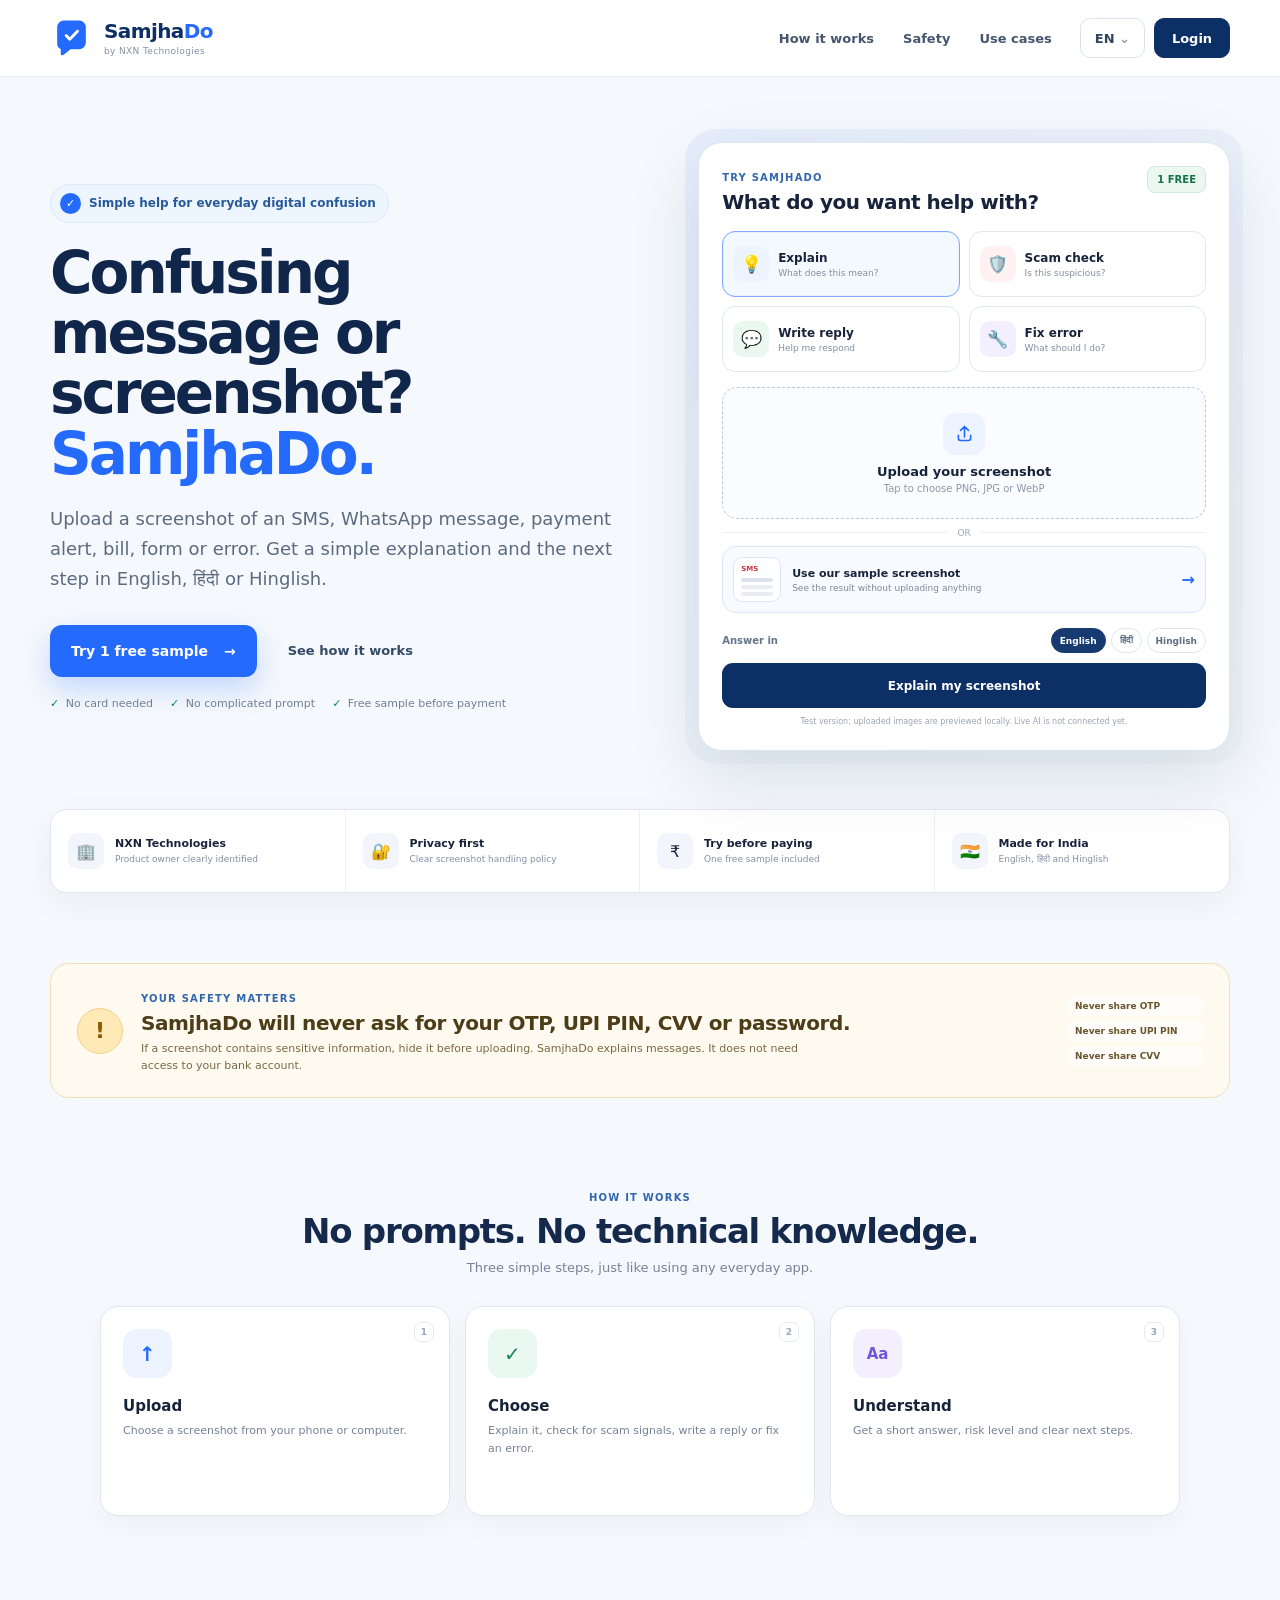
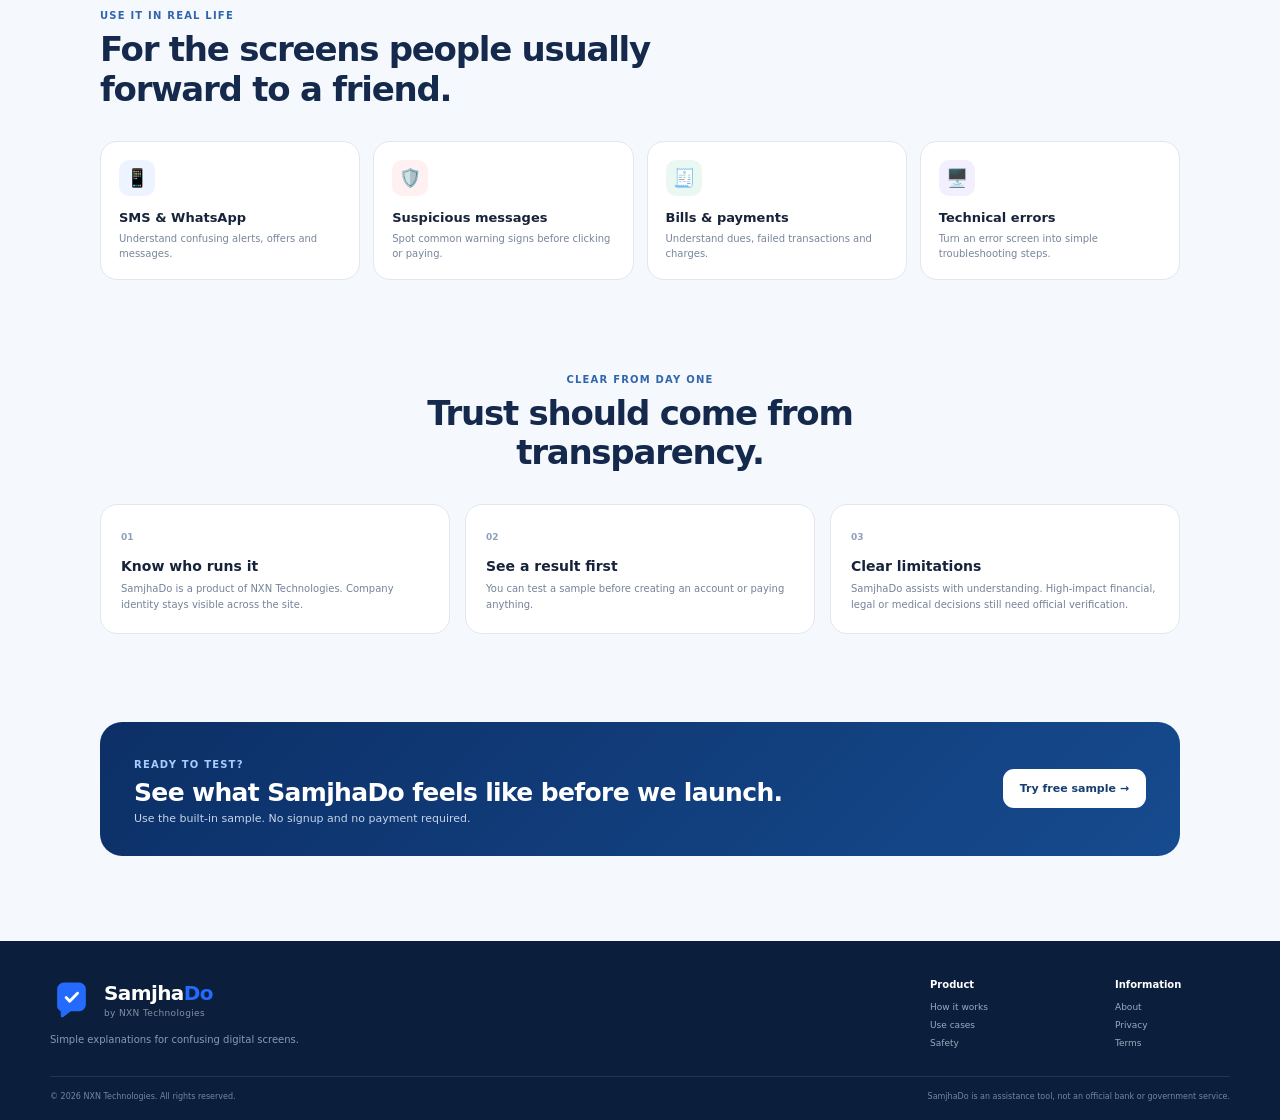
<file: index.html>
<!DOCTYPE html>
<html lang="en">
<head>
  <meta charset="UTF-8" />
  <meta name="viewport" content="width=device-width, initial-scale=1.0" />
  <meta name="description" content="SamjhaDo helps you understand confusing screenshots, messages, payment alerts, bills, forms and technical errors in simple language." />
  <meta name="theme-color" content="#0c2f66" />
  <title>SamjhaDo | Screenshot bhejo. Simple answer pao.</title>
  <link rel="stylesheet" href="assets/css/style.css" />
</head>

<body>
  <header class="site-header">
    <div class="nav-wrap">
      <a href="index.html" class="brand" aria-label="SamjhaDo home">
        <span class="brand-icon" aria-hidden="true">
          <svg viewBox="0 0 48 48" role="img">
            <path d="M8 11.5A7.5 7.5 0 0 1 15.5 4h17A7.5 7.5 0 0 1 40 11.5v17a7.5 7.5 0 0 1-7.5 7.5H23l-8.1 6.3c-1.15.9-2.9.08-2.9-1.38V36A7.5 7.5 0 0 1 8 28.5v-17Z"/>
            <path class="brand-check" d="m18 20.7 4 4.1 8.7-9"/>
          </svg>
        </span>
        <span class="brand-text">
          <strong>Samjha<span>Do</span></strong>
          <small>by NXN Technologies</small>
        </span>
      </a>

      <nav class="desktop-nav" aria-label="Primary navigation">
        <a href="#how">How it works</a>
        <a href="#safety">Safety</a>
        <a href="#use-cases">Use cases</a>
      </nav>

      <div class="nav-actions">
        <button class="language-btn" type="button" id="languageBtn">EN <span>⌄</span></button>
        <button class="login-btn" type="button" id="loginBtn">Login</button>
      </div>
    </div>
  </header>

  <main>
    <section class="hero">
      <div class="hero-copy">
        <div class="trust-kicker">
          <span class="verified-dot">✓</span>
          Simple help for everyday digital confusion
        </div>

        <h1>
          Confusing message or screenshot?
          <span>SamjhaDo.</span>
        </h1>

        <p class="hero-lead">
          Upload a screenshot of an SMS, WhatsApp message, payment alert, bill, form or error.
          Get a simple explanation and the next step in English, हिंदी or Hinglish.
        </p>

        <div class="hero-actions">
          <button class="primary-cta" id="heroTryBtn" type="button">
            Try 1 free sample
            <span>→</span>
          </button>
          <a class="secondary-cta" href="#how">See how it works</a>
        </div>

        <div class="hero-assurances">
          <span><b>✓</b> No card needed</span>
          <span><b>✓</b> No complicated prompt</span>
          <span><b>✓</b> Free sample before payment</span>
        </div>
      </div>

      <div class="hero-product-card" id="quickTry">
        <div class="product-card-head">
          <div>
            <span class="mini-label">TRY SAMJHADO</span>
            <h2>What do you want help with?</h2>
          </div>
          <span class="free-badge">1 FREE</span>
        </div>

        <div class="quick-modes">
          <button class="quick-mode active" data-mode="explain" type="button">
            <span class="mode-icon blue">💡</span>
            <span><b>Explain</b><small>What does this mean?</small></span>
          </button>
          <button class="quick-mode" data-mode="scam" type="button">
            <span class="mode-icon red">🛡️</span>
            <span><b>Scam check</b><small>Is this suspicious?</small></span>
          </button>
          <button class="quick-mode" data-mode="reply" type="button">
            <span class="mode-icon green">💬</span>
            <span><b>Write reply</b><small>Help me respond</small></span>
          </button>
          <button class="quick-mode" data-mode="error" type="button">
            <span class="mode-icon purple">🔧</span>
            <span><b>Fix error</b><small>What should I do?</small></span>
          </button>
        </div>

        <label class="upload-drop" for="fileInput" id="dropZone">
          <input id="fileInput" type="file" accept="image/png,image/jpeg,image/webp" hidden />
          <span class="upload-circle">
            <svg viewBox="0 0 24 24">
              <path d="M12 16V4m0 0L7.5 8.5M12 4l4.5 4.5M5 14v3.5A2.5 2.5 0 0 0 7.5 20h9a2.5 2.5 0 0 0 2.5-2.5V14"/>
            </svg>
          </span>
          <strong>Upload your screenshot</strong>
          <span>Tap to choose PNG, JPG or WebP</span>
        </label>

        <div id="previewWrap" class="image-preview hidden">
          <img id="imagePreview" alt="Screenshot preview" />
          <button id="removeImageBtn" type="button">Remove</button>
        </div>

        <div class="or-line"><span>OR</span></div>

        <button id="sampleBtn" class="sample-button" type="button">
          <span class="sample-thumb">
            <span class="sample-bank">SMS</span>
            <span class="sample-lines"></span>
          </span>
          <span class="sample-copy">
            <b>Use our sample screenshot</b>
            <small>See the result without uploading anything</small>
          </span>
          <span class="sample-arrow">→</span>
        </button>

        <div class="language-row">
          <span>Answer in</span>
          <div class="language-chips">
            <button class="lang-chip active" data-lang="English" type="button">English</button>
            <button class="lang-chip" data-lang="Hindi" type="button">हिंदी</button>
            <button class="lang-chip" data-lang="Hinglish" type="button">Hinglish</button>
          </div>
        </div>

        <button id="analyzeBtn" class="analyze-button" type="button">Explain my screenshot</button>
        <p class="prototype-note">Test version: uploaded images are previewed locally. Live AI is not connected yet.</p>
      </div>
    </section>

    <section class="confidence-bar" aria-label="Product assurances">
      <div class="confidence-item">
        <span class="confidence-icon">🏢</span>
        <div><b>NXN Technologies</b><small>Product owner clearly identified</small></div>
      </div>
      <div class="confidence-item">
        <span class="confidence-icon">🔐</span>
        <div><b>Privacy first</b><small>Clear screenshot handling policy</small></div>
      </div>
      <div class="confidence-item">
        <span class="confidence-icon">₹</span>
        <div><b>Try before paying</b><small>One free sample included</small></div>
      </div>
      <div class="confidence-item">
        <span class="confidence-icon">🇮🇳</span>
        <div><b>Made for India</b><small>English, हिंदी and Hinglish</small></div>
      </div>
    </section>

    <section class="safety-banner" id="safety">
      <div class="safety-icon">!</div>
      <div class="safety-copy">
        <span class="section-label">YOUR SAFETY MATTERS</span>
        <h2>SamjhaDo will never ask for your OTP, UPI PIN, CVV or password.</h2>
        <p>
          If a screenshot contains sensitive information, hide it before uploading.
          SamjhaDo explains messages. It does not need access to your bank account.
        </p>
      </div>
      <div class="safe-list">
        <span>Never share OTP</span>
        <span>Never share UPI PIN</span>
        <span>Never share CVV</span>
      </div>
    </section>

    <section class="how-section" id="how">
      <div class="section-heading">
        <span class="section-label">HOW IT WORKS</span>
        <h2>No prompts. No technical knowledge.</h2>
        <p>Three simple steps, just like using any everyday app.</p>
      </div>

      <div class="steps-grid">
        <article class="step-card">
          <span class="step-number">1</span>
          <div class="step-visual upload-visual">↑</div>
          <h3>Upload</h3>
          <p>Choose a screenshot from your phone or computer.</p>
        </article>
        <article class="step-card">
          <span class="step-number">2</span>
          <div class="step-visual choose-visual">✓</div>
          <h3>Choose</h3>
          <p>Explain it, check for scam signals, write a reply or fix an error.</p>
        </article>
        <article class="step-card">
          <span class="step-number">3</span>
          <div class="step-visual answer-visual">Aa</div>
          <h3>Understand</h3>
          <p>Get a short answer, risk level and clear next steps.</p>
        </article>
      </div>
    </section>

    <section class="use-section" id="use-cases">
      <div class="section-heading left">
        <span class="section-label">USE IT IN REAL LIFE</span>
        <h2>For the screens people usually forward to a friend.</h2>
      </div>

      <div class="use-grid">
        <article class="use-card">
          <span class="use-icon blue">📱</span>
          <h3>SMS & WhatsApp</h3>
          <p>Understand confusing alerts, offers and messages.</p>
        </article>
        <article class="use-card">
          <span class="use-icon red">🛡️</span>
          <h3>Suspicious messages</h3>
          <p>Spot common warning signs before clicking or paying.</p>
        </article>
        <article class="use-card">
          <span class="use-icon green">🧾</span>
          <h3>Bills & payments</h3>
          <p>Understand dues, failed transactions and charges.</p>
        </article>
        <article class="use-card">
          <span class="use-icon purple">🖥️</span>
          <h3>Technical errors</h3>
          <p>Turn an error screen into simple troubleshooting steps.</p>
        </article>
      </div>
    </section>

    <section id="resultSection" class="result-section hidden" aria-live="polite">
      <div class="result-shell">
        <div class="result-header">
          <div>
            <span class="section-label">SAMJHADO RESULT</span>
            <h2 id="resultHeading">Here’s what it means</h2>
          </div>
          <span id="riskBadge" class="risk-badge safe">LOW RISK</span>
        </div>

        <div id="sampleSource" class="sample-source hidden">
          <div class="sample-source-icon">SMS</div>
          <div>
            <b>Sample screenshot</b>
            <p>“Your KYC has expired. Update immediately at bit.ly/xxxx to avoid account block.”</p>
          </div>
        </div>

        <div class="result-grid">
          <article class="result-block">
            <span class="result-number">1</span>
            <div>
              <h3>Simple meaning</h3>
              <p id="resultSummary"></p>
            </div>
          </article>

          <article class="result-block">
            <span class="result-number">2</span>
            <div>
              <h3>What you should do</h3>
              <ol id="resultSteps"></ol>
            </div>
          </article>

          <article class="result-block full">
            <span class="result-number">3</span>
            <div class="result-reply-wrap">
              <div>
                <h3>Ready reply</h3>
                <p id="resultReply"></p>
              </div>
              <button id="copyBtn" class="copy-button" type="button">Copy</button>
            </div>
          </article>
        </div>

        <div id="freeUsedNotice" class="free-used-notice hidden">
          <span>✓</span>
          <div>
            <b>Your free sample is complete.</b>
            <p>When the live service launches, you’ll be able to buy small packs instead of a subscription.</p>
          </div>
        </div>
      </div>
    </section>

    <section class="trust-section">
      <div class="section-heading">
        <span class="section-label">CLEAR FROM DAY ONE</span>
        <h2>Trust should come from transparency.</h2>
      </div>

      <div class="trust-cards">
        <article>
          <span>01</span>
          <h3>Know who runs it</h3>
          <p>SamjhaDo is a product of NXN Technologies. Company identity stays visible across the site.</p>
        </article>
        <article>
          <span>02</span>
          <h3>See a result first</h3>
          <p>You can test a sample before creating an account or paying anything.</p>
        </article>
        <article>
          <span>03</span>
          <h3>Clear limitations</h3>
          <p>SamjhaDo assists with understanding. High-impact financial, legal or medical decisions still need official verification.</p>
        </article>
      </div>
    </section>

    <section class="bottom-cta">
      <div>
        <span class="section-label light">READY TO TEST?</span>
        <h2>See what SamjhaDo feels like before we launch.</h2>
        <p>Use the built-in sample. No signup and no payment required.</p>
      </div>
      <button id="bottomTryBtn" type="button">Try free sample →</button>
    </section>
  </main>

  <footer>
    <div class="footer-main">
      <div class="footer-brand">
        <a href="index.html" class="brand footer-logo">
          <span class="brand-icon">
            <svg viewBox="0 0 48 48">
              <path d="M8 11.5A7.5 7.5 0 0 1 15.5 4h17A7.5 7.5 0 0 1 40 11.5v17a7.5 7.5 0 0 1-7.5 7.5H23l-8.1 6.3c-1.15.9-2.9.08-2.9-1.38V36A7.5 7.5 0 0 1 8 28.5v-17Z"/>
              <path class="brand-check" d="m18 20.7 4 4.1 8.7-9"/>
            </svg>
          </span>
          <span class="brand-text">
            <strong>Samjha<span>Do</span></strong>
            <small>by NXN Technologies</small>
          </span>
        </a>
        <p>Simple explanations for confusing digital screens.</p>
      </div>

      <div class="footer-column">
        <b>Product</b>
        <a href="#how">How it works</a>
        <a href="#use-cases">Use cases</a>
        <a href="#safety">Safety</a>
      </div>

      <div class="footer-column">
        <b>Information</b>
        <a href="about.html">About</a>
        <a href="privacy.html">Privacy</a>
        <a href="terms.html">Terms</a>
      </div>
    </div>

    <div class="footer-bottom">
      <span>© 2026 NXN Technologies. All rights reserved.</span>
      <span>SamjhaDo is an assistance tool, not an official bank or government service.</span>
    </div>
  </footer>

  <!-- Login modal -->
  <div id="loginModal" class="modal-backdrop hidden" role="dialog" aria-modal="true" aria-labelledby="loginTitle">
    <div class="login-modal">
      <button id="closeLoginBtn" class="modal-close" type="button" aria-label="Close">×</button>

      <div id="loginStepOne">
        <div class="modal-brand-icon">
          <svg viewBox="0 0 48 48">
            <path d="M8 11.5A7.5 7.5 0 0 1 15.5 4h17A7.5 7.5 0 0 1 40 11.5v17a7.5 7.5 0 0 1-7.5 7.5H23l-8.1 6.3c-1.15.9-2.9.08-2.9-1.38V36A7.5 7.5 0 0 1 8 28.5v-17Z"/>
            <path class="brand-check" d="m18 20.7 4 4.1 8.7-9"/>
          </svg>
        </div>
        <span class="section-label">TEST LOGIN</span>
        <h2 id="loginTitle">Login to SamjhaDo</h2>
        <p class="modal-intro">Use your mobile number. This offline prototype does not send a real OTP.</p>

        <label class="form-label" for="mobileInput">Mobile number</label>
        <div class="mobile-field">
          <span>+91</span>
          <input id="mobileInput" inputmode="numeric" maxlength="10" placeholder="10-digit mobile number" />
        </div>

        <button id="sendOtpBtn" class="modal-primary" type="button">Continue</button>
        <p class="modal-terms">By continuing, you agree to the Terms and Privacy Policy.</p>
      </div>

      <div id="loginStepTwo" class="hidden">
        <span class="section-label">VERIFY MOBILE</span>
        <h2>Enter test OTP</h2>
        <p class="modal-intro">For this offline test, use <b>123456</b>.</p>
        <input id="otpInput" class="otp-field" inputmode="numeric" maxlength="6" placeholder="••••••" />
        <button id="verifyOtpBtn" class="modal-primary" type="button">Login</button>
        <button id="changeNumberBtn" class="modal-secondary" type="button">Change mobile number</button>
      </div>

      <div id="loginSuccess" class="hidden login-success">
        <div class="success-circle">✓</div>
        <h2>You're logged in</h2>
        <p>Test account active. You can now continue exploring SamjhaDo.</p>
        <button id="doneLoginBtn" class="modal-primary" type="button">Continue</button>
      </div>
    </div>
  </div>

  <div id="toast" class="toast">Copied</div>
  <script src="assets/js/app.js"></script>
</body>
</html>
</file>
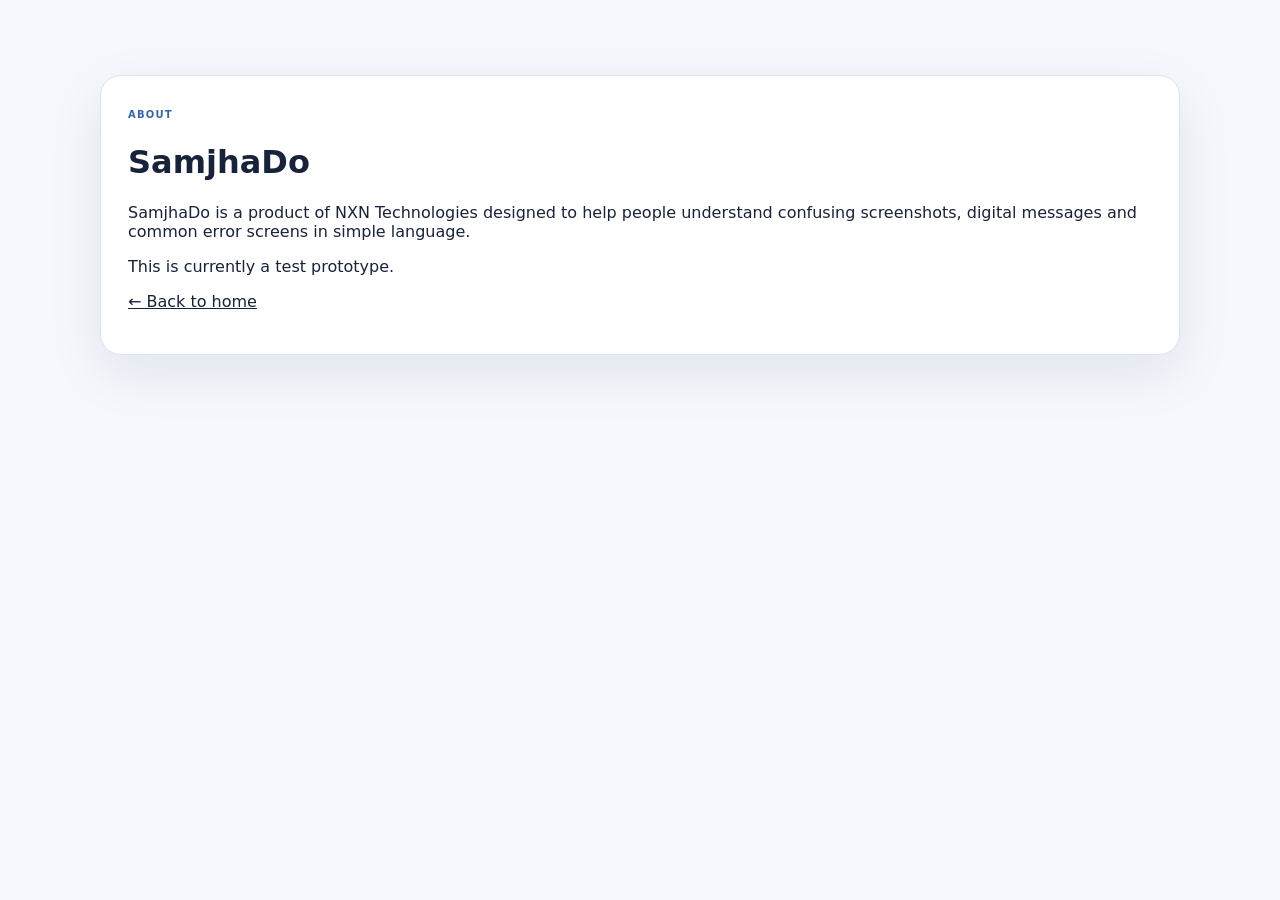
<file: about.html>
<!doctype html><html><head><meta charset="utf-8"><meta name="viewport" content="width=device-width,initial-scale=1"><title>About | SamjhaDo</title><link rel="stylesheet" href="assets/css/style.css"></head><body><main class="result-section"><div class="result-shell"><span class="section-label">ABOUT</span><h1>SamjhaDo</h1><p>SamjhaDo is a product of NXN Technologies designed to help people understand confusing screenshots, digital messages and common error screens in simple language.</p><p>This is currently a test prototype.</p><p><a href="index.html">← Back to home</a></p></div></main></body></html>
</file>
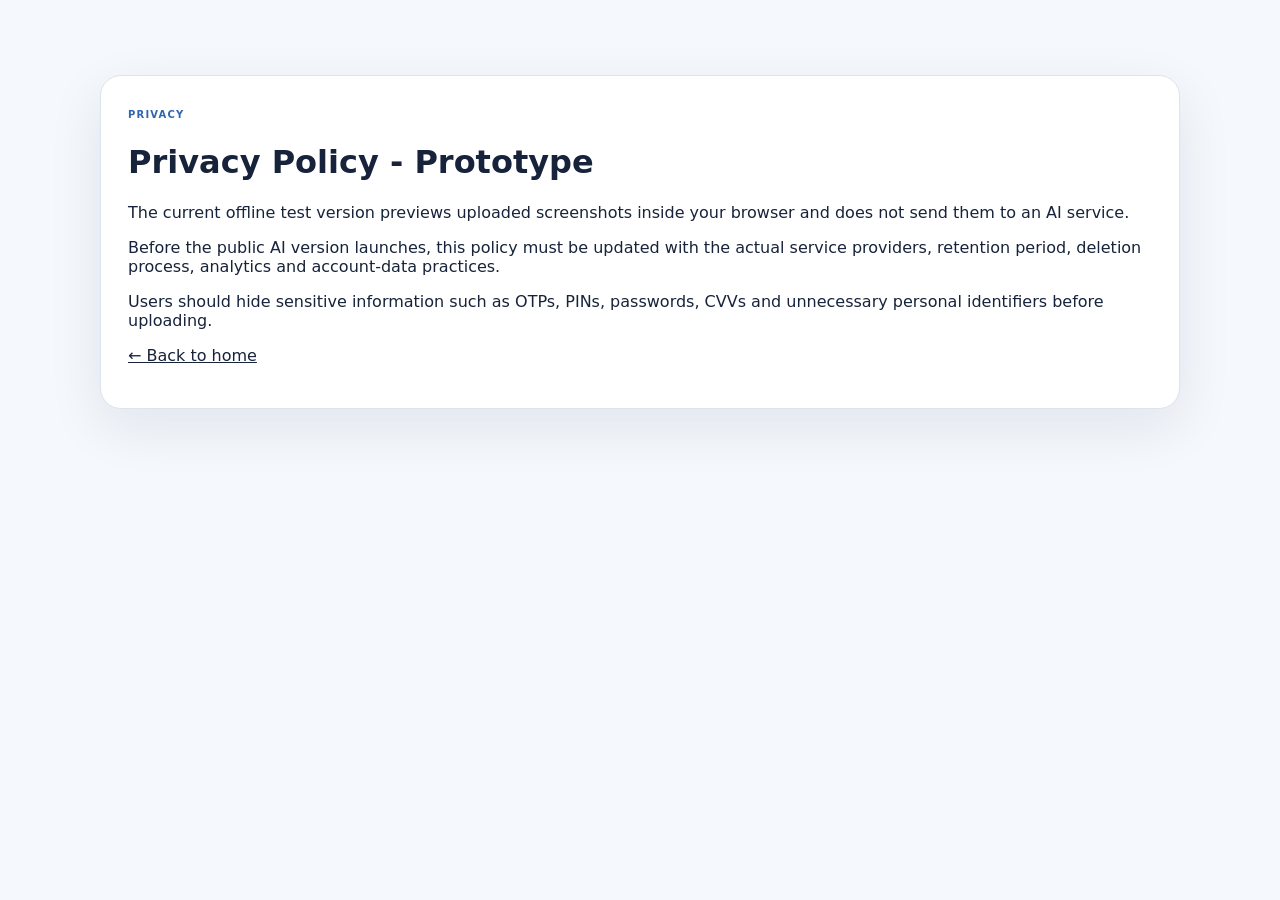
<file: privacy.html>
<!doctype html><html><head><meta charset="utf-8"><meta name="viewport" content="width=device-width,initial-scale=1"><title>Privacy | SamjhaDo</title><link rel="stylesheet" href="assets/css/style.css"></head><body><main class="result-section"><div class="result-shell"><span class="section-label">PRIVACY</span><h1>Privacy Policy - Prototype</h1><p>The current offline test version previews uploaded screenshots inside your browser and does not send them to an AI service.</p><p>Before the public AI version launches, this policy must be updated with the actual service providers, retention period, deletion process, analytics and account-data practices.</p><p>Users should hide sensitive information such as OTPs, PINs, passwords, CVVs and unnecessary personal identifiers before uploading.</p><p><a href="index.html">← Back to home</a></p></div></main></body></html>
</file>
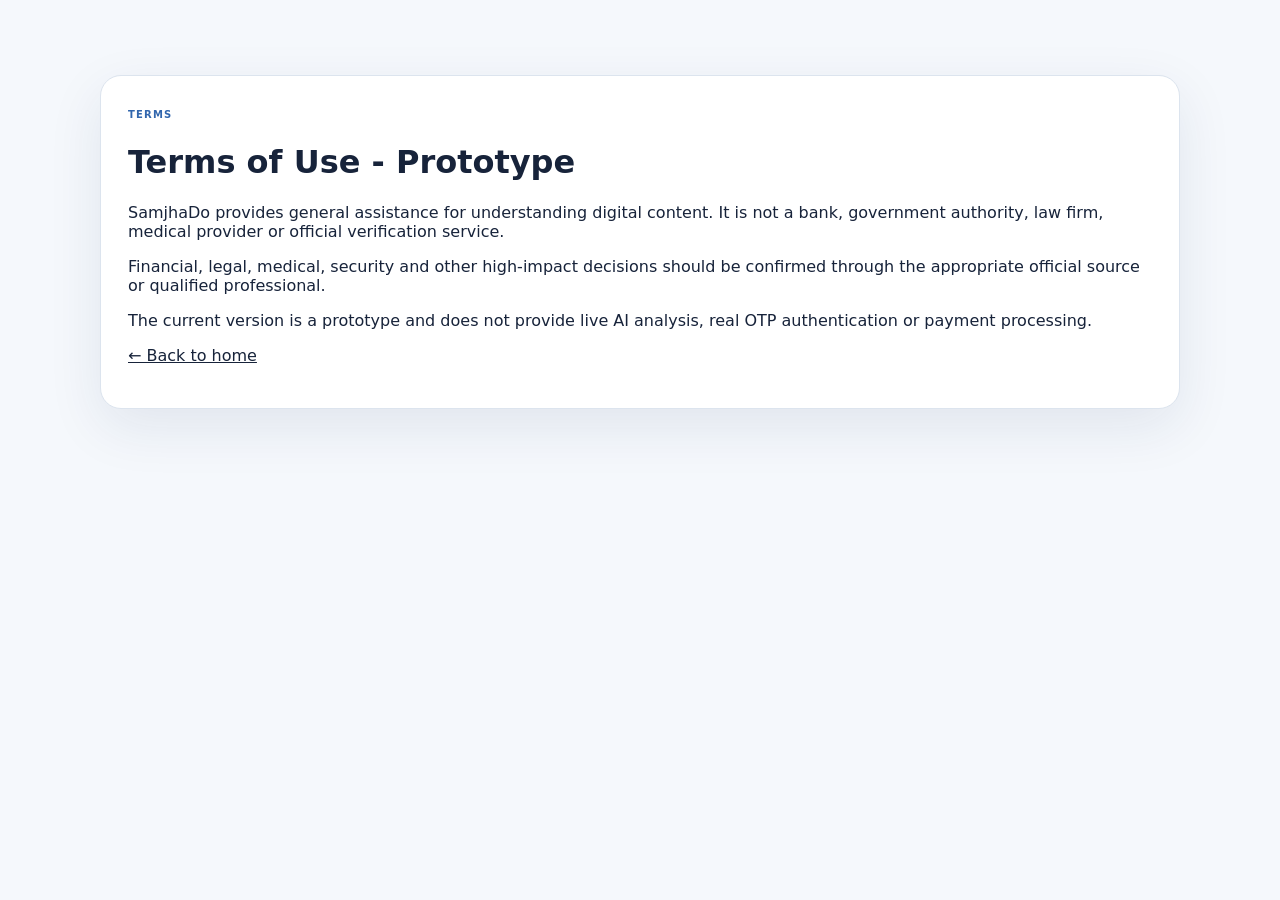
<file: terms.html>
<!doctype html><html><head><meta charset="utf-8"><meta name="viewport" content="width=device-width,initial-scale=1"><title>Terms | SamjhaDo</title><link rel="stylesheet" href="assets/css/style.css"></head><body><main class="result-section"><div class="result-shell"><span class="section-label">TERMS</span><h1>Terms of Use - Prototype</h1><p>SamjhaDo provides general assistance for understanding digital content. It is not a bank, government authority, law firm, medical provider or official verification service.</p><p>Financial, legal, medical, security and other high-impact decisions should be confirmed through the appropriate official source or qualified professional.</p><p>The current version is a prototype and does not provide live AI analysis, real OTP authentication or payment processing.</p><p><a href="index.html">← Back to home</a></p></div></main></body></html>
</file>
<file: assets/css/style.css>
:root{
  --navy:#0c2f66;
  --navy2:#173f78;
  --blue:#246bfd;
  --blue-soft:#eef4ff;
  --ink:#17233a;
  --muted:#66758a;
  --line:#e2e8f0;
  --surface:#ffffff;
  --bg:#f5f8fc;
  --green:#168457;
  --green-soft:#ebf8f1;
  --red:#cc3945;
  --red-soft:#fff0f1;
  --purple:#7254dc;
  --purple-soft:#f3efff;
  --amber:#e79b18;
  --shadow:0 18px 55px rgba(23,48,84,.09);
}
*{box-sizing:border-box}
html{scroll-behavior:smooth}
body{
  margin:0;
  font-family:Inter,ui-sans-serif,system-ui,-apple-system,BlinkMacSystemFont,"Segoe UI",sans-serif;
  color:var(--ink);
  background:var(--bg);
  -webkit-font-smoothing:antialiased;
}
button,input{font:inherit}
button{cursor:pointer}
a{color:inherit}
.hidden{display:none!important}

.site-header{
  position:sticky;
  top:0;
  z-index:50;
  background:rgba(255,255,255,.96);
  border-bottom:1px solid #e7ecf3;
  backdrop-filter:blur(14px);
}
.nav-wrap{
  width:min(1180px,calc(100% - 36px));
  height:76px;
  margin:auto;
  display:flex;
  align-items:center;
  justify-content:space-between;
  gap:28px;
}
.brand{
  display:flex;
  align-items:center;
  gap:11px;
  text-decoration:none;
  min-width:max-content;
}
.brand-icon{
  width:43px;
  height:43px;
  display:grid;
  place-items:center;
}
.brand-icon svg{
  width:43px;
  height:43px;
  fill:var(--blue);
}
.brand-check{
  fill:none!important;
  stroke:#fff;
  stroke-width:3.2;
  stroke-linecap:round;
  stroke-linejoin:round;
}
.brand-text{display:flex;flex-direction:column}
.brand-text strong{
  font-size:20px;
  line-height:1;
  letter-spacing:-.6px;
  color:var(--navy);
  font-weight:850;
}
.brand-text strong span{color:var(--blue)}
.brand-text small{
  margin-top:5px;
  font-size:9px;
  color:#8290a4;
  letter-spacing:.04em;
}
.desktop-nav{
  display:flex;
  align-items:center;
  gap:29px;
  margin-left:auto;
}
.desktop-nav a{
  font-size:13px;
  font-weight:650;
  text-decoration:none;
  color:#45566e;
}
.desktop-nav a:hover{color:var(--blue)}
.nav-actions{display:flex;align-items:center;gap:9px}
.language-btn,.login-btn{
  height:40px;
  border-radius:10px;
  padding:0 14px;
  border:1px solid #dbe3ee;
  font-weight:750;
  font-size:13px;
  background:#fff;
  color:#31445f;
}
.language-btn span{color:#8996a8}
.login-btn{
  border-color:var(--navy);
  background:var(--navy);
  color:#fff;
  min-width:76px;
}
.login-btn.logged-in{
  background:#edf4ff;
  color:var(--navy);
  border-color:#d3e1fa;
}

.hero{
  width:min(1180px,calc(100% - 36px));
  margin:0 auto;
  min-height:625px;
  display:grid;
  grid-template-columns:1.04fr .96fr;
  align-items:center;
  gap:72px;
  padding:65px 0 58px;
}
.hero-copy{max-width:610px}
.trust-kicker{
  width:max-content;
  max-width:100%;
  display:flex;
  align-items:center;
  gap:8px;
  padding:8px 12px 8px 9px;
  border-radius:999px;
  background:#edf5ff;
  border:1px solid #dceafe;
  color:#285a99;
  font-size:12px;
  font-weight:800;
}
.verified-dot{
  width:21px;height:21px;border-radius:50%;
  background:var(--blue);color:#fff;display:grid;place-items:center;
  font-size:11px;
}
.hero h1{
  font-size:58px;
  line-height:1.04;
  letter-spacing:-3px;
  margin:20px 0 20px;
  color:#10264a;
  font-weight:850;
}
.hero h1 span{color:var(--blue);display:block}
.hero-lead{
  max-width:610px;
  font-size:18px;
  line-height:1.68;
  color:#5b6b80;
  margin:0;
}
.hero-actions{
  display:flex;
  align-items:center;
  gap:15px;
  margin-top:30px;
}
.primary-cta{
  border:0;
  min-height:52px;
  padding:0 21px;
  border-radius:12px;
  background:var(--blue);
  color:#fff;
  font-size:14px;
  font-weight:850;
  box-shadow:0 12px 28px rgba(36,107,253,.23);
}
.primary-cta span{margin-left:11px}
.secondary-cta{
  min-height:52px;
  display:flex;
  align-items:center;
  padding:0 16px;
  text-decoration:none;
  font-weight:750;
  font-size:13px;
  color:#344a68;
}
.hero-assurances{
  display:flex;
  gap:17px;
  flex-wrap:wrap;
  margin-top:20px;
}
.hero-assurances span{
  font-size:11px;
  color:#718096;
}
.hero-assurances b{color:var(--green);margin-right:3px}

.hero-product-card{
  background:#fff;
  border:1px solid #dfe6f0;
  border-radius:24px;
  padding:23px;
  box-shadow:0 24px 70px rgba(19,52,96,.13);
  position:relative;
}
.hero-product-card:before{
  content:"";
  position:absolute;
  inset:-14px;
  border-radius:31px;
  background:linear-gradient(145deg,rgba(36,107,253,.07),rgba(22,132,87,.025));
  z-index:-1;
}
.product-card-head{
  display:flex;
  align-items:flex-start;
  justify-content:space-between;
  gap:20px;
  margin-bottom:17px;
}
.mini-label,.section-label{
  color:#3166ad;
  font-size:10px;
  font-weight:900;
  letter-spacing:.12em;
}
.product-card-head h2{
  margin:5px 0 0;
  font-size:20px;
  letter-spacing:-.45px;
}
.free-badge{
  background:var(--green-soft);
  color:#147346;
  border:1px solid #cdebdc;
  padding:7px 9px;
  border-radius:8px;
  font-size:10px;
  font-weight:900;
}
.quick-modes{
  display:grid;
  grid-template-columns:1fr 1fr;
  gap:9px;
  margin-bottom:15px;
}
.quick-mode{
  border:1px solid #e1e7ef;
  background:#fff;
  border-radius:13px;
  min-height:66px;
  padding:10px;
  display:flex;
  gap:9px;
  align-items:center;
  text-align:left;
  color:var(--ink);
  transition:.16s;
}
.quick-mode:hover{border-color:#bcd0f6;background:#fbfdff}
.quick-mode.active{
  border-color:#82a9fc;
  background:#f4f8ff;
  box-shadow:inset 0 0 0 1px rgba(36,107,253,.06);
}
.mode-icon,.use-icon{
  flex:0 0 auto;
  width:36px;height:36px;border-radius:10px;display:grid;place-items:center;
  font-size:17px;
}
.blue{background:var(--blue-soft)}
.red{background:var(--red-soft)}
.green{background:var(--green-soft)}
.purple{background:var(--purple-soft)}
.quick-mode>span:nth-child(2){display:flex;flex-direction:column}
.quick-mode b{font-size:12px}
.quick-mode small{font-size:9px;color:#8290a2;margin-top:3px}

.upload-drop{
  min-height:132px;
  border:1.5px dashed #b9c8dc;
  border-radius:15px;
  background:#fafcff;
  display:flex;
  flex-direction:column;
  align-items:center;
  justify-content:center;
  cursor:pointer;
  transition:.16s;
}
.upload-drop:hover{background:#f6f9ff;border-color:#7ca1eb}
.upload-circle{
  width:42px;height:42px;border-radius:12px;background:#edf4ff;color:var(--blue);
  display:grid;place-items:center;margin-bottom:9px;
}
.upload-circle svg{
  width:21px;fill:none;stroke:currentColor;stroke-width:1.9;stroke-linecap:round;stroke-linejoin:round;
}
.upload-drop strong{font-size:13px}
.upload-drop>span:not(.upload-circle){font-size:10px;color:#8a97a8;margin-top:4px}
.image-preview{
  margin-top:12px;
  padding:10px;
  border:1px solid #e3e9f1;
  border-radius:13px;
  display:flex;
  gap:10px;
  align-items:center;
}
.image-preview img{
  width:58px;height:58px;object-fit:cover;border-radius:9px;border:1px solid #e1e6ee;
}
.image-preview button{
  margin-left:auto;border:0;background:#fff1f1;color:#b92b36;padding:7px 9px;border-radius:8px;font-size:10px;font-weight:800;
}
.or-line{
  height:27px;
  display:flex;
  align-items:center;
  justify-content:center;
  color:#9ba6b5;
  font-size:9px;
}
.or-line:before,.or-line:after{
  content:"";height:1px;background:#edf1f5;flex:1;
}
.or-line span{padding:0 10px}
.sample-button{
  width:100%;
  border:1px solid #dbe6f8;
  border-radius:14px;
  background:#f7faff;
  padding:10px;
  display:grid;
  grid-template-columns:auto 1fr auto;
  align-items:center;
  gap:11px;
  text-align:left;
  color:var(--ink);
}
.sample-button:hover{background:#f1f6ff;border-color:#bdd0f2}
.sample-thumb{
  width:48px;height:45px;border-radius:9px;background:#fff;border:1px solid #dfe6ef;
  padding:7px;display:flex;flex-direction:column;gap:5px;
}
.sample-bank{
  font-size:7px;font-weight:900;color:var(--red);
}
.sample-lines{
  display:block;height:4px;border-radius:4px;background:#dce3ec;box-shadow:0 7px 0 #e9edf2,0 14px 0 #e9edf2;
}
.sample-copy{display:flex;flex-direction:column}
.sample-copy b{font-size:11px}
.sample-copy small{font-size:9px;color:#7d8999;margin-top:3px}
.sample-arrow{font-weight:900;color:var(--blue)}
.language-row{
  display:flex;align-items:center;justify-content:space-between;gap:10px;
  margin:15px 0 10px;
}
.language-row>span{font-size:10px;font-weight:750;color:#65758b}
.language-chips{display:flex;gap:5px}
.lang-chip{
  border:1px solid #dfe6ee;background:#fff;border-radius:999px;
  padding:6px 8px;font-size:9px;font-weight:750;color:#5d6d82;
}
.lang-chip.active{background:#173b70;color:#fff;border-color:#173b70}
.analyze-button{
  width:100%;min-height:45px;border:0;border-radius:11px;
  background:var(--navy);color:#fff;font-size:12px;font-weight:850;
}
.analyze-button:disabled{opacity:.55}
.prototype-note{
  margin:8px 0 0;text-align:center;font-size:8px;color:#9aa5b3;line-height:1.4;
}

.confidence-bar{
  width:min(1180px,calc(100% - 36px));
  margin:0 auto;
  background:#fff;
  border:1px solid #e1e7ef;
  box-shadow:0 11px 32px rgba(30,52,84,.05);
  border-radius:16px;
  display:grid;
  grid-template-columns:repeat(4,1fr);
  overflow:hidden;
}
.confidence-item{
  min-height:82px;
  padding:15px 17px;
  display:flex;
  gap:11px;
  align-items:center;
  border-right:1px solid #edf1f5;
}
.confidence-item:last-child{border-right:0}
.confidence-icon{
  width:36px;height:36px;border-radius:10px;background:#f2f6fc;display:grid;place-items:center;
}
.confidence-item>div{display:flex;flex-direction:column}
.confidence-item b{font-size:11px}
.confidence-item small{font-size:9px;color:#8290a2;margin-top:3px;line-height:1.35}

.safety-banner{
  width:min(1180px,calc(100% - 36px));
  margin:70px auto;
  background:#fffaf0;
  border:1px solid #f1dfb8;
  border-radius:19px;
  padding:23px 26px;
  display:grid;
  grid-template-columns:auto 1fr auto;
  gap:18px;
  align-items:center;
}
.safety-icon{
  width:46px;height:46px;border-radius:50%;
  display:grid;place-items:center;
  color:#8a5b00;background:#ffe9b6;border:1px solid #f2d28a;
  font-weight:900;font-size:22px;
}
.safety-copy h2{
  margin:5px 0 5px;font-size:20px;letter-spacing:-.4px;color:#4d3c18;
}
.safety-copy p{
  margin:0;color:#7a6843;font-size:11px;line-height:1.55;max-width:690px;
}
.safe-list{display:flex;flex-direction:column;gap:5px;min-width:135px}
.safe-list span{
  font-size:9px;font-weight:800;color:#69552e;
  padding:5px 7px;border-radius:7px;background:rgba(255,255,255,.65);
}

.how-section,.use-section,.trust-section{
  width:min(1080px,calc(100% - 36px));
  margin:88px auto;
}
.section-heading{text-align:center;max-width:680px;margin:0 auto 31px}
.section-heading.left{text-align:left;margin-left:0}
.section-heading h2{
  font-size:34px;line-height:1.17;letter-spacing:-1.25px;margin:7px 0 8px;color:#14294b;
}
.section-heading p{margin:0;color:#758399;font-size:13px}
.steps-grid{
  display:grid;grid-template-columns:repeat(3,1fr);gap:15px;
}
.step-card{
  background:#fff;border:1px solid #e1e7ef;border-radius:18px;
  padding:22px;position:relative;min-height:210px;
  box-shadow:0 9px 28px rgba(30,52,84,.035);
}
.step-number{
  position:absolute;top:15px;right:15px;
  font-size:9px;font-weight:900;color:#9aa6b5;
  border:1px solid #e6eaf0;border-radius:7px;padding:4px 6px;
}
.step-visual{
  width:49px;height:49px;border-radius:14px;display:grid;place-items:center;
  background:#edf4ff;color:var(--blue);font-size:20px;font-weight:850;margin-bottom:19px;
}
.choose-visual{background:#eaf8f2;color:var(--green)}
.answer-visual{background:#f3efff;color:var(--purple);font-size:15px}
.step-card h3{margin:0 0 7px;font-size:15px}
.step-card p{margin:0;color:#748298;font-size:11px;line-height:1.6}

.use-grid{
  display:grid;grid-template-columns:repeat(4,1fr);gap:13px;
}
.use-card{
  background:#fff;border:1px solid #e1e7ef;border-radius:17px;padding:18px;
}
.use-icon{margin-bottom:14px;font-size:18px}
.use-card h3{font-size:13px;margin:0 0 6px}
.use-card p{font-size:10px;line-height:1.5;color:#78869a;margin:0}

.result-section{
  width:min(1080px,calc(100% - 36px));
  margin:75px auto;
  scroll-margin-top:100px;
}
.result-shell{
  background:#fff;border:1px solid #dce4ee;border-radius:21px;padding:27px;
  box-shadow:var(--shadow);
}
.result-header{
  display:flex;align-items:flex-start;justify-content:space-between;gap:15px;
  padding-bottom:20px;border-bottom:1px solid #edf1f5;
}
.result-header h2{font-size:24px;margin:5px 0 0}
.risk-badge{
  padding:8px 10px;border-radius:999px;font-size:9px;font-weight:900;
}
.risk-badge.safe{background:#eaf8f1;color:#167048}
.risk-badge.warn{background:#fff2d9;color:#8b5c00}
.risk-badge.danger{background:#ffe9eb;color:#9f2532}
.sample-source{
  background:#fff8ec;border:1px solid #f2dfbc;border-radius:13px;
  padding:12px;margin-top:18px;display:flex;gap:10px;align-items:center;
}
.sample-source-icon{
  width:38px;height:38px;border-radius:9px;background:#fff;color:#b02a35;display:grid;place-items:center;
  font-size:8px;font-weight:900;border:1px solid #ead9ba;
}
.sample-source b{font-size:11px}
.sample-source p{font-size:9px;margin:3px 0 0;color:#806d4b}
.result-grid{display:grid;grid-template-columns:1fr 1fr;gap:14px;margin-top:18px}
.result-block{
  border:1px solid #e5eaf0;border-radius:15px;padding:16px;
  display:flex;gap:11px;align-items:flex-start;background:#fbfcfe;
}
.result-block.full{grid-column:1/-1}
.result-number{
  width:25px;height:25px;border-radius:8px;background:#edf4ff;color:var(--blue);
  display:grid;place-items:center;flex:0 0 auto;font-size:9px;font-weight:900;
}
.result-block h3{font-size:12px;margin:1px 0 6px}
.result-block p,.result-block li{font-size:10px;color:#65758a;line-height:1.6}
.result-block p{margin:0}
.result-block ol{margin:0;padding-left:17px}
.result-reply-wrap{display:flex;justify-content:space-between;gap:15px;width:100%;align-items:flex-start}
.copy-button{
  border:1px solid #d9e2ed;background:#fff;color:#334962;padding:7px 10px;border-radius:8px;
  font-size:9px;font-weight:850;
}
.free-used-notice{
  display:flex;gap:11px;align-items:center;margin-top:16px;
  background:#eff9f4;border:1px solid #d6eee2;border-radius:13px;padding:13px;
}
.free-used-notice>span{
  width:30px;height:30px;border-radius:50%;background:#168457;color:#fff;display:grid;place-items:center;font-weight:900;
}
.free-used-notice b{font-size:11px}
.free-used-notice p{margin:3px 0 0;font-size:9px;color:#667b70}

.trust-cards{
  display:grid;grid-template-columns:repeat(3,1fr);gap:15px;
}
.trust-cards article{
  background:#fff;border:1px solid #e2e7ef;border-radius:17px;padding:20px;
}
.trust-cards article>span{
  display:inline-block;color:#8da1bc;font-size:9px;font-weight:900;margin-bottom:16px;
}
.trust-cards h3{font-size:14px;margin:0 0 7px}
.trust-cards p{font-size:10px;line-height:1.58;color:#748398;margin:0}

.bottom-cta{
  width:min(1080px,calc(100% - 36px));
  margin:85px auto;
  background:linear-gradient(135deg,#0c2f66,#164b8f);
  color:#fff;border-radius:22px;padding:31px 34px;
  display:flex;justify-content:space-between;gap:24px;align-items:center;
}
.section-label.light{color:#a9cbff}
.bottom-cta h2{font-size:25px;margin:6px 0 5px;letter-spacing:-.65px}
.bottom-cta p{margin:0;color:#c4d5ea;font-size:11px}
.bottom-cta button{
  flex:0 0 auto;border:0;border-radius:11px;background:#fff;color:#173d73;
  padding:13px 17px;font-size:11px;font-weight:900;
}

footer{
  background:#0b1f3c;color:#dbe6f4;padding:38px 0 19px;
}
.footer-main,.footer-bottom{
  width:min(1180px,calc(100% - 36px));
  margin:auto;
}
.footer-main{
  display:grid;grid-template-columns:1fr auto auto;gap:70px;padding-bottom:28px;
}
.footer-logo .brand-text strong{color:#fff}
.footer-brand>p{font-size:10px;color:#869bb5;margin:12px 0 0}
.footer-column{display:flex;flex-direction:column;gap:8px;min-width:115px}
.footer-column b{font-size:10px;color:#fff;margin-bottom:4px}
.footer-column a{font-size:9px;color:#99abc0;text-decoration:none}
.footer-column a:hover{color:#fff}
.footer-bottom{
  padding-top:15px;border-top:1px solid #1f3552;display:flex;justify-content:space-between;gap:15px;
  font-size:8px;color:#7187a2;
}

/* Login */
.modal-backdrop{
  position:fixed;inset:0;background:rgba(6,22,43,.62);z-index:100;
  display:grid;place-items:center;padding:18px;
}
.login-modal{
  width:min(410px,100%);background:#fff;border-radius:20px;padding:27px;
  box-shadow:0 30px 90px rgba(0,0,0,.25);position:relative;
}
.modal-close{
  position:absolute;right:15px;top:13px;width:32px;height:32px;border:0;background:#f2f5f8;
  border-radius:50%;font-size:21px;color:#65758a;
}
.modal-brand-icon{
  width:50px;height:50px;margin-bottom:17px;
}
.modal-brand-icon svg{width:50px;fill:var(--blue)}
.modal-brand-icon .brand-check{stroke:#fff}
.login-modal h2{font-size:25px;letter-spacing:-.7px;margin:6px 0 7px}
.modal-intro{font-size:11px;color:#718096;line-height:1.55;margin:0 0 20px}
.form-label{display:block;font-size:10px;font-weight:800;margin-bottom:6px}
.mobile-field{
  height:48px;border:1px solid #d9e1eb;border-radius:11px;display:flex;align-items:center;overflow:hidden;
}
.mobile-field span{padding:0 12px;border-right:1px solid #e4e9ef;color:#52667e;font-size:12px}
.mobile-field input{border:0;outline:0;height:100%;min-width:0;flex:1;padding:0 12px;font-size:13px}
.modal-primary{
  width:100%;height:46px;margin-top:13px;border:0;border-radius:10px;background:var(--navy);
  color:#fff;font-size:11px;font-weight:850;
}
.modal-secondary{
  width:100%;height:40px;margin-top:7px;border:0;background:transparent;color:#4e6685;font-size:10px;font-weight:800;
}
.modal-terms{text-align:center;font-size:8px;color:#9aa6b5;margin:10px 0 0}
.otp-field{
  width:100%;height:51px;border:1px solid #d9e1eb;border-radius:11px;outline:0;text-align:center;
  letter-spacing:9px;font-size:19px;font-weight:800;
}
.login-success{text-align:center;padding:7px 0}
.success-circle{
  width:62px;height:62px;border-radius:50%;background:#eaf8f1;color:var(--green);display:grid;place-items:center;
  font-size:27px;font-weight:900;margin:0 auto 15px;
}
.login-success p{font-size:11px;color:#718096}
.toast{
  position:fixed;left:50%;bottom:24px;transform:translateX(-50%);
  background:#10294f;color:#fff;border-radius:9px;padding:10px 15px;
  font-size:10px;font-weight:750;opacity:0;pointer-events:none;transition:.2s;z-index:120;
}
.toast.show{opacity:1}

@media(max-width:900px){
  .desktop-nav{display:none}
  .hero{
    grid-template-columns:1fr;
    gap:36px;
    padding-top:49px;
  }
  .hero-copy{max-width:740px;text-align:center;margin:auto}
  .trust-kicker{margin:auto}
  .hero h1{font-size:52px}
  .hero h1 span{display:inline}
  .hero-lead{margin:auto}
  .hero-actions,.hero-assurances{justify-content:center}
  .hero-product-card{width:min(590px,100%);margin:auto}
  .confidence-bar{grid-template-columns:1fr 1fr}
  .confidence-item:nth-child(2){border-right:0}
  .confidence-item:nth-child(-n+2){border-bottom:1px solid #edf1f5}
  .safety-banner{grid-template-columns:auto 1fr}
  .safe-list{grid-column:2;flex-direction:row;flex-wrap:wrap}
  .use-grid{grid-template-columns:1fr 1fr}
}
@media(max-width:640px){
  .nav-wrap{width:calc(100% - 22px);height:68px}
  .brand-icon,.brand-icon svg{width:38px;height:38px}
  .brand-text strong{font-size:18px}
  .brand-text small{font-size:8px}
  .language-btn{display:none}
  .login-btn{height:37px;padding:0 12px}
  .hero{width:calc(100% - 24px);padding:36px 0 33px;gap:30px}
  .trust-kicker{font-size:10px;padding:6px 9px 6px 6px}
  .verified-dot{width:18px;height:18px}
  .hero h1{font-size:41px;letter-spacing:-2px;margin:16px 0}
  .hero h1 span{display:block}
  .hero-lead{font-size:15px;line-height:1.6}
  .hero-actions{flex-direction:column;width:100%;gap:7px;margin-top:23px}
  .primary-cta,.secondary-cta{width:100%;justify-content:center}
  .hero-assurances{gap:8px 13px;margin-top:13px}
  .hero-assurances span{font-size:9px}
  .hero-product-card{border-radius:19px;padding:16px}
  .product-card-head h2{font-size:17px}
  .quick-mode{padding:8px;min-height:61px}
  .mode-icon{width:31px;height:31px;font-size:15px}
  .quick-mode b{font-size:10px}
  .quick-mode small{font-size:8px}
  .confidence-bar{width:calc(100% - 24px)}
  .confidence-item{padding:12px 10px}
  .confidence-icon{width:31px;height:31px;font-size:13px}
  .confidence-item b{font-size:10px}
  .confidence-item small{font-size:8px}
  .safety-banner{
    width:calc(100% - 24px);margin:48px auto;padding:18px;grid-template-columns:auto 1fr;gap:12px;
  }
  .safety-icon{width:38px;height:38px;font-size:17px}
  .safety-copy h2{font-size:16px}
  .safety-copy p{font-size:9px}
  .safe-list{grid-column:1/-1;flex-direction:row}
  .safe-list span{flex:1;text-align:center;font-size:8px}
  .how-section,.use-section,.trust-section{
    width:calc(100% - 24px);margin:60px auto;
  }
  .section-heading h2{font-size:27px;letter-spacing:-.8px}
  .steps-grid,.trust-cards{grid-template-columns:1fr}
  .step-card{min-height:0}
  .use-grid{grid-template-columns:1fr 1fr;gap:9px}
  .use-card{padding:14px}
  .result-section{width:calc(100% - 24px);margin:52px auto}
  .result-shell{padding:17px;border-radius:17px}
  .result-header{flex-direction:column}
  .result-grid{grid-template-columns:1fr}
  .result-block.full{grid-column:auto}
  .result-reply-wrap{flex-direction:column}
  .copy-button{align-self:flex-start}
  .bottom-cta{
    width:calc(100% - 24px);margin:60px auto;padding:24px;flex-direction:column;align-items:flex-start;
  }
  .bottom-cta h2{font-size:21px}
  .bottom-cta button{width:100%}
  .footer-main{grid-template-columns:1fr 1fr;gap:30px}
  .footer-brand{grid-column:1/-1}
  .footer-bottom{flex-direction:column}
}
@media(max-width:390px){
  .hero h1{font-size:37px}
  .quick-modes{grid-template-columns:1fr}
  .use-grid{grid-template-columns:1fr}
}
</file>
